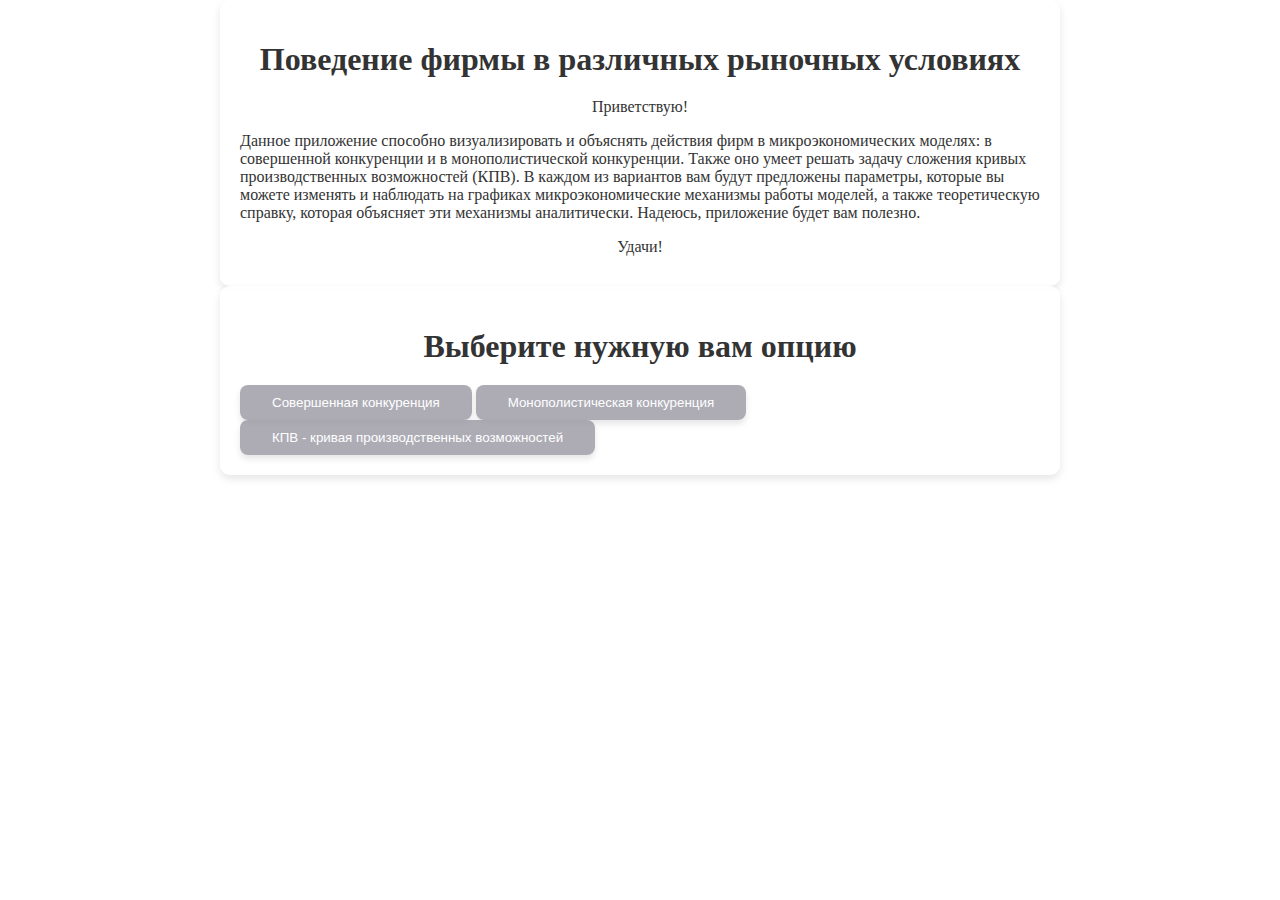
<file: index.html>
<!DOCTYPE html>
 <html>
 <head>
   <meta charset="UTF-8"> 
   <title>Стартовая страница </title> 
   <link rel="stylesheet" type="text/css" href="firms_behaviour_styles.css"> 
   <script type="module" src="application.js"></script>
</head> 
  <body>
    <div class="container">
    <h1>Поведение фирмы в различных рыночных условиях</h1> 
    <p style="text-align: center;"> Приветствую! </p> 
    <p> Данное приложение способно визуализировать и объяснять действия фирм в микроэкономических моделях: в совершенной конкуренции и в монополистической конкуренции. Также оно умеет решать задачу сложения кривых производственных возможностей (КПВ).
      В каждом из вариантов вам будут предложены параметры, которые вы можете изменять и наблюдать на графиках микроэкономические механизмы работы моделей, а также теоретическую справку, которая объясняет эти механизмы аналитически. Надеюсь, приложение будет вам полезно. </p> 
    <p style="text-align: center;">Удачи!</p>
    </div>

    <div class="background-image"></div>

    <div class="container">
    <h1>Выберите нужную вам опцию</h1>
    <button onclick="window.location.href='perfect_competition.html'">Совершенная конкуренция</button>
    <button onclick="window.location.href='monopoly.html'">Монополистическая конкуренция</button>
    <button onclick="window.location.href='ppf.html'">КПВ - кривая производственных возможностей</button>
    </div>

   <script>
    // JavaScript код
    function myFunction() {
      alert("В процессе разработки!");
    }
   </script>
  </body> 
</html>
</file>
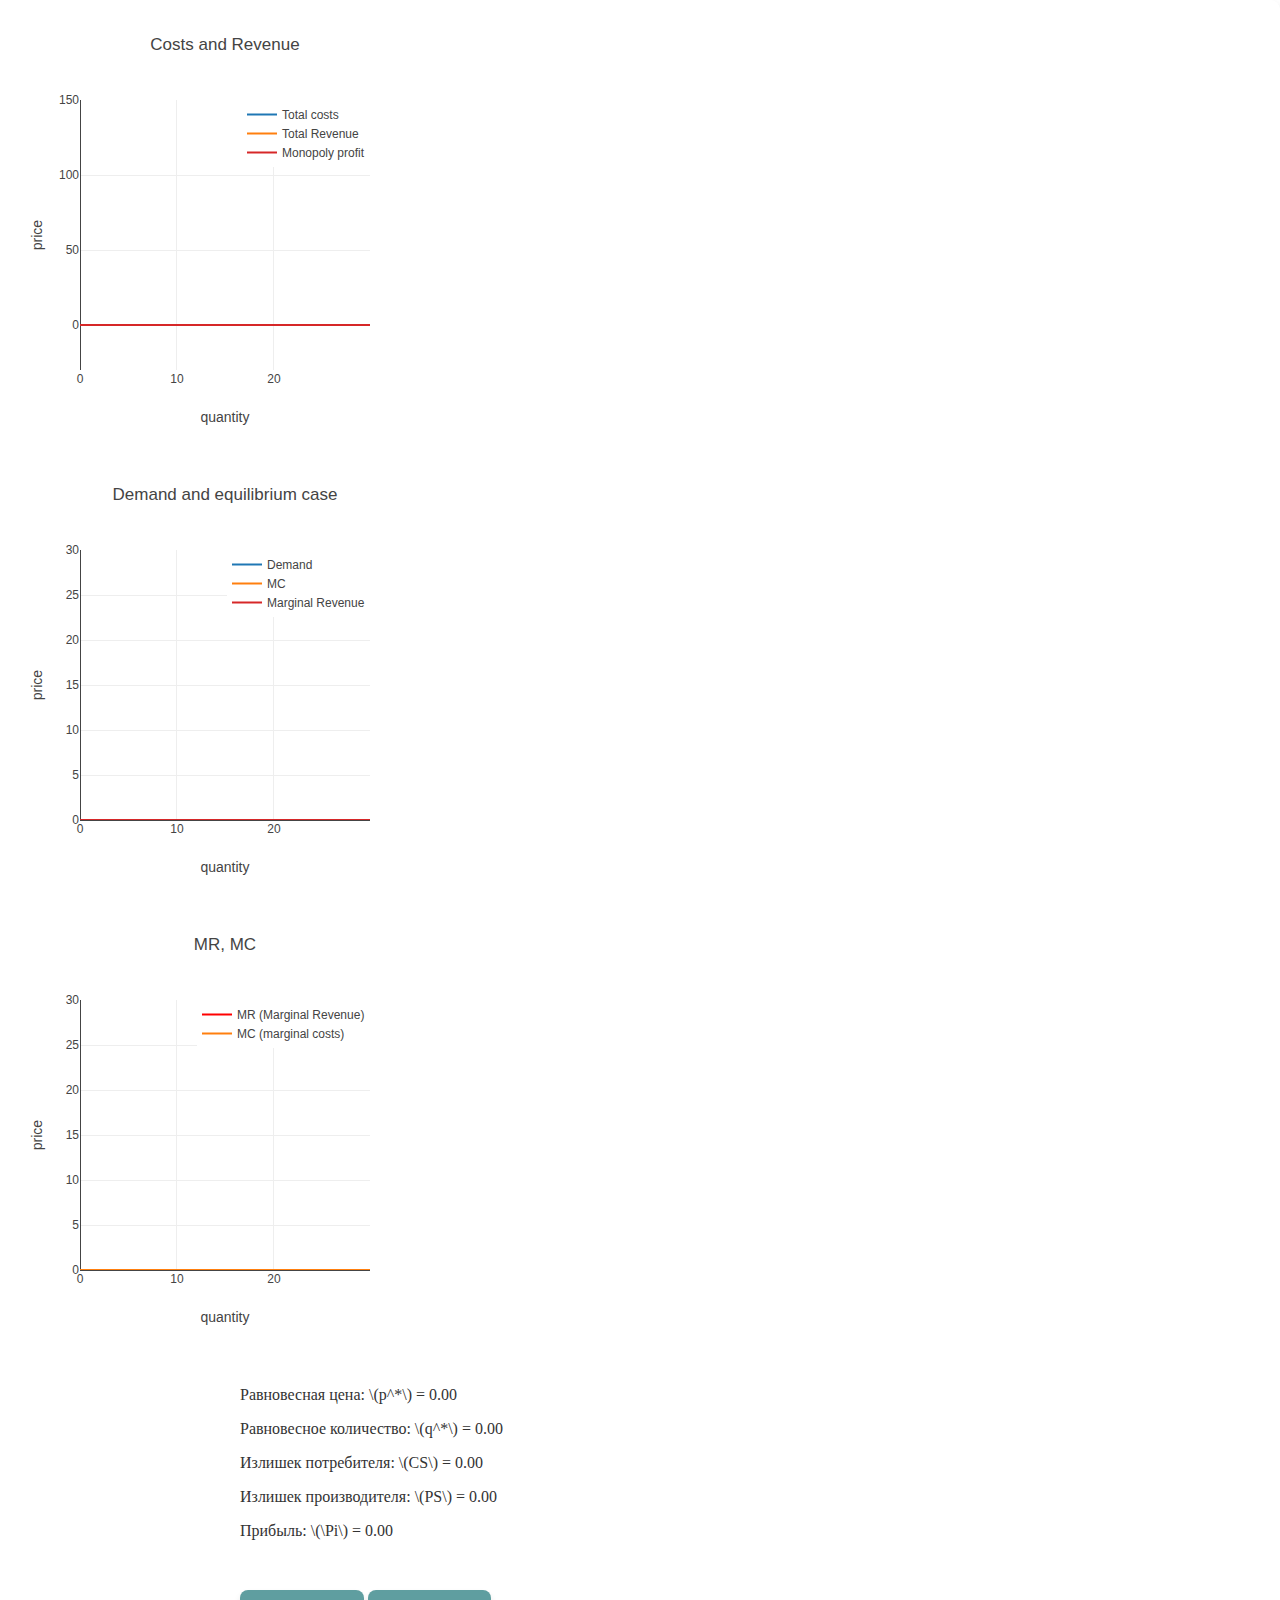
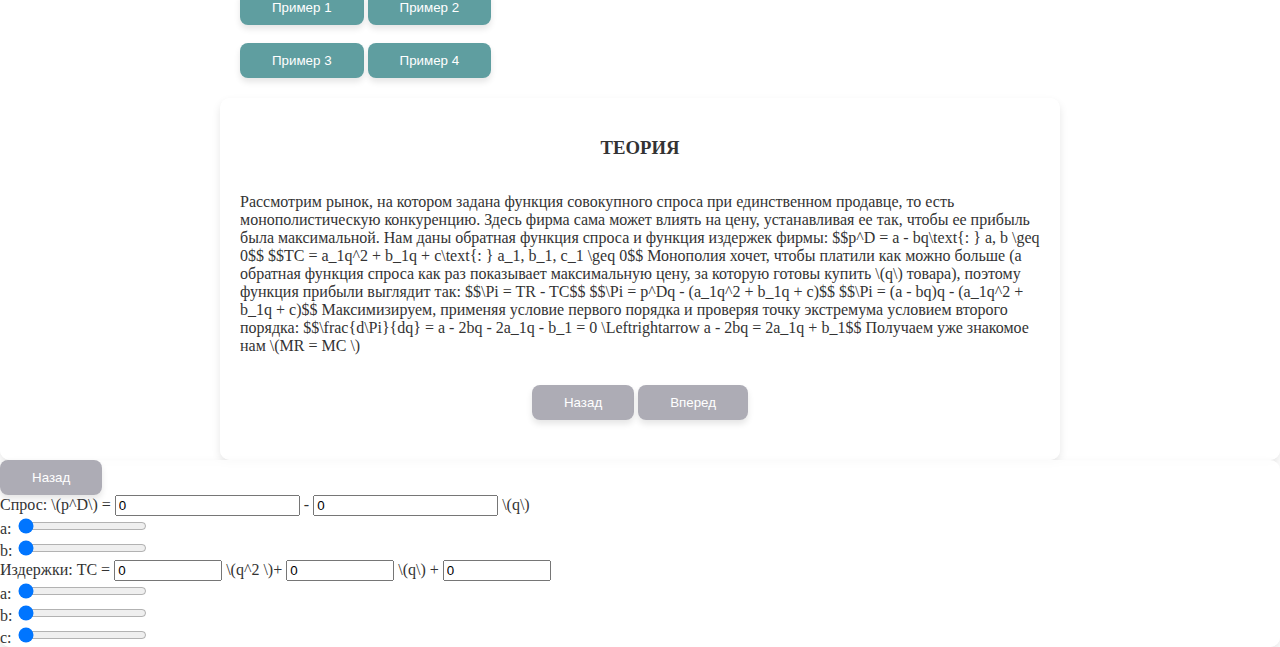
<file: monopoly.html>
<!DOCTYPE html>
<html lang="en">
<head>
    <meta charset="UTF-8">
    <meta name="viewport" content="width=device-width, initial-scale=1.0">
    <script type="text/javascript"
    src="http://cdn.mathjax.org/mathjax/latest/MathJax.js?config=TeX-AMS-MML_HTMLorMML">
    </script>
    <script src="https://cdn.plot.ly/plotly-latest.min.js"></script>
    <link rel="stylesheet" type="text/css" href="firms_behaviour_styles.css"> 
    <meta name="viewport" content="width=device-width, initial-scale=1">
     <!-- Bootstrap CSS -->
    <link href="https://cdn.jsdelivr.net/npm/bootstrap@5.0.2/dist/css/bootstrap.min.css" rel="stylesheet" integrity="sha384-EVSTQN3/azprG1Anm3QDgpJLIm9Nao0Yz1ztcQTwFspd3yD65VohhpuuCOmLASjC" crossorigin="anonymous">
    <title>Document</title>
</head>
<body>
    <div class="container-fluid"> 
        <div class="row">
            <div class="col-md-auto">
                <div class="container-fluid" style="border-color: white; box-shadow: none;">
                    <div class="row">
                        <div class="col-md-auto">
                            <div id="plot_m"></div>
                            <script src="application2.js"></script>
                        </div>
                        <div class="col-md-auto">
                            <div id="plot1_m"></div>
                            <script src="application2.js"></script>
                        </div>
                    </div>
                    <div class = "row">
                        <div class="col-md-auto">
                            <div id="plot2_m"></div>
                            <script src="application2.js"></script>
                        </div>
                        <div class="col-md-auto">
                            <div class = "container" style="border-color: white; box-shadow: none;">
                              <p style="font-family: Times New Roman">Равновесная цена: \(p^*\) = <span id="p_equilibrium"></span></p>
                              <p style="font-family: Times New Roman">Равновесное количество: \(q^*\) = <span id="q_equilibrium"></span></p>
                              <p style="font-family: Times New Roman">Излишек потребителя: \(CS\) = <span id="CS"></span></p>
                              <p style="font-family: Times New Roman">Излишек производителя: \(PS\) = <span id="PS"></span></p>
                              <p style="font-family: Times New Roman">Прибыль: \(\Pi\) = <span id="profit"></span></p>
                                <script src="application2.js"></script>
                            </div>
                            <div class = "container" style="border-color: white; box-shadow: none;">
                                <button id="example1m" style="border-radius: 8px; background-color: cadetblue;" >Пример 1</button>
                                <button id="example2m" style="border-radius: 8px; background-color: cadetblue;"> Пример 2</button>
                                <br>
                                <br>
                                <button id="example3m" style="border-radius: 8px; background-color: cadetblue;"> Пример 3</button>
                                <button id="example4m" style="border-radius: 8px; background-color: cadetblue;"> Пример 4</button>
                            </div>
                        </div>
                            
                    </div>
                </div>
            </div>
            <div class="col">
                    <div class = "container">
                        <div class = "row">
                            <div class = "col"><h3 style="text-align: center; font-family: Times New Roman">ТEОРИЯ</h3></div>
                        </div>
                        <div class = "row">
                        <div class="col">
                        <div id="text-container">
                            <div class="text-content" style="display: block; overflow: scroll;"> <p style="font-family: Times New Roman">Рассмотрим рынок, на котором задана функция совокупного спроса при единственном продавце, то есть монополистическую конкуренцию. Здесь фирма сама может влиять на цену, устанавливая ее так, чтобы ее прибыль была максимальной.
                                Нам даны обратная функция спроса и функция издержек фирмы: $$p^D = a - bq\text{: } a, b \geq 0$$ $$TC = a_1q^2 + b_1q + c\text{: } a_1, b_1, c_1 \geq 0$$ Монополия хочет, чтобы платили как можно больше (а обратная функция спроса как раз показывает максимальную цену, за которую готовы купить \(q\) товара), поэтому функция прибыли выглядит так:
                                $$\Pi = TR - TC$$
                                $$\Pi = p^Dq - (a_1q^2 + b_1q + c)$$
                                $$\Pi = (a - bq)q - (a_1q^2 + b_1q + c)$$
                                Максимизируем, применяя условие первого порядка и проверяя точку экстремума условием второго порядка:
                                $$\frac{d\Pi}{dq} = a - 2bq - 2a_1q - b_1 = 0 \Leftrightarrow a - 2bq = 2a_1q + b_1$$
                                Получаем уже знакомое нам \(MR = MC \)
                            </p></div>
                            <div class="text-content" style="display: none;"><p style="font-family: Times New Roman">Проверяем условие второго порядка:
                                $$\frac{d\Pi}{d^2q} = \frac{d}{dq}(MR - MC) = -2b - 2a_1 \leq 0$$ Таким образом, мы действительно нашли максимум. Тогда условие равенства \(MR\) и \(MC\) определит равновесное количество \( q^* \), а для нахождения равновесной цены необходимо найти \(p^D(q^*)\) <br> Стоит заметить, что у монополи
                            не существует функции предложения, так как она четко и точечно выбирает какое количество товара ей продавать. <br> Правила расчета CS и PS аналогичны совершенной конкуренции. Очевидно, что так как цена будет выше равновесной при совершенной, то излишек потребителя заметно сократится и общество потеряет потенциальный выигрыш из-за рычага монополии. <br>
                        Наконец, на левом верхнем графике можно увидеть, что \(q^*\) пересекает функцию прибыли монополии в точке максимума и показывает наибольшую разность между выручкой и издержками.</p></div>
                        </div>
                        </div>
                        </div>
                        <div class = "row">
                        <div class="col">
                        <div class="container" style="text-align: center; border-color: white; box-shadow: none;">
                            <button id="prev" style="border-radius: 8px" >Назад</button>
                            <button id="next" style="border-radius: 8px"> Вперед</button>
                        </div>
                        </div>
                        </div>
                        <script src="theory.js"></script>
                    </div>
            </div>
        </div>
    </div>
    <div class="container-fluid">
        <div class="row">
            <div class="col-md-auto">
                <button onclick="window.location.href='index.html'" style="border-radius: 8px">Назад</button>
            </div>
            <div class="col">
                    Спрос: \(p^D\) = <input id="a-input" type="number" value="0" step="0.1"> - <input id="b-input" type="number" value="0" step="0.1"> \(q\) <br>
                    <label for="a-slider">a: </label>
                        <input type="range" id="a-slider" min="0" max="30" value="0" step="0.1"><span id="a-value"></span><br>
                    <label for="b-slider">b: </label>
                        <input type="range" id="b-slider" min="0" max="30" value="0" step="0.1"><span id="b-value"></span>        
            </div>
            <div class="col">
                Издержки: TC = <input id="a1-input" type="number" value="0" step="0.1" style="width: 100px;"> \(q^2 \)+ <input id="b1-input" type="number" value="0" step="0.1" style="width: 100px;"> \(q\) + <input id="c1-input" type="number" value="0" step="0.1" style="width: 100px;"> <br>
                <label for="a1-slider">a: </label>
                        <input type="range" id="a1-slider" min="0" max="30" value="0" step="0.1"><span id="a1-value"></span><br>
                        <label for="b1-slider">b: </label>
                        <input type="range" id="b1-slider" min="0" max="30" value="0" step="0.1"><span id="b1-value"></span><br>
                        <label for="с1-slider">с: </label>
                        <input type="range" id="c1-slider" min="0" max="30" value="0" step="0.1"><span id="c1-value"></span>
            </div>
    </div>
</body>
</htm>
</file>
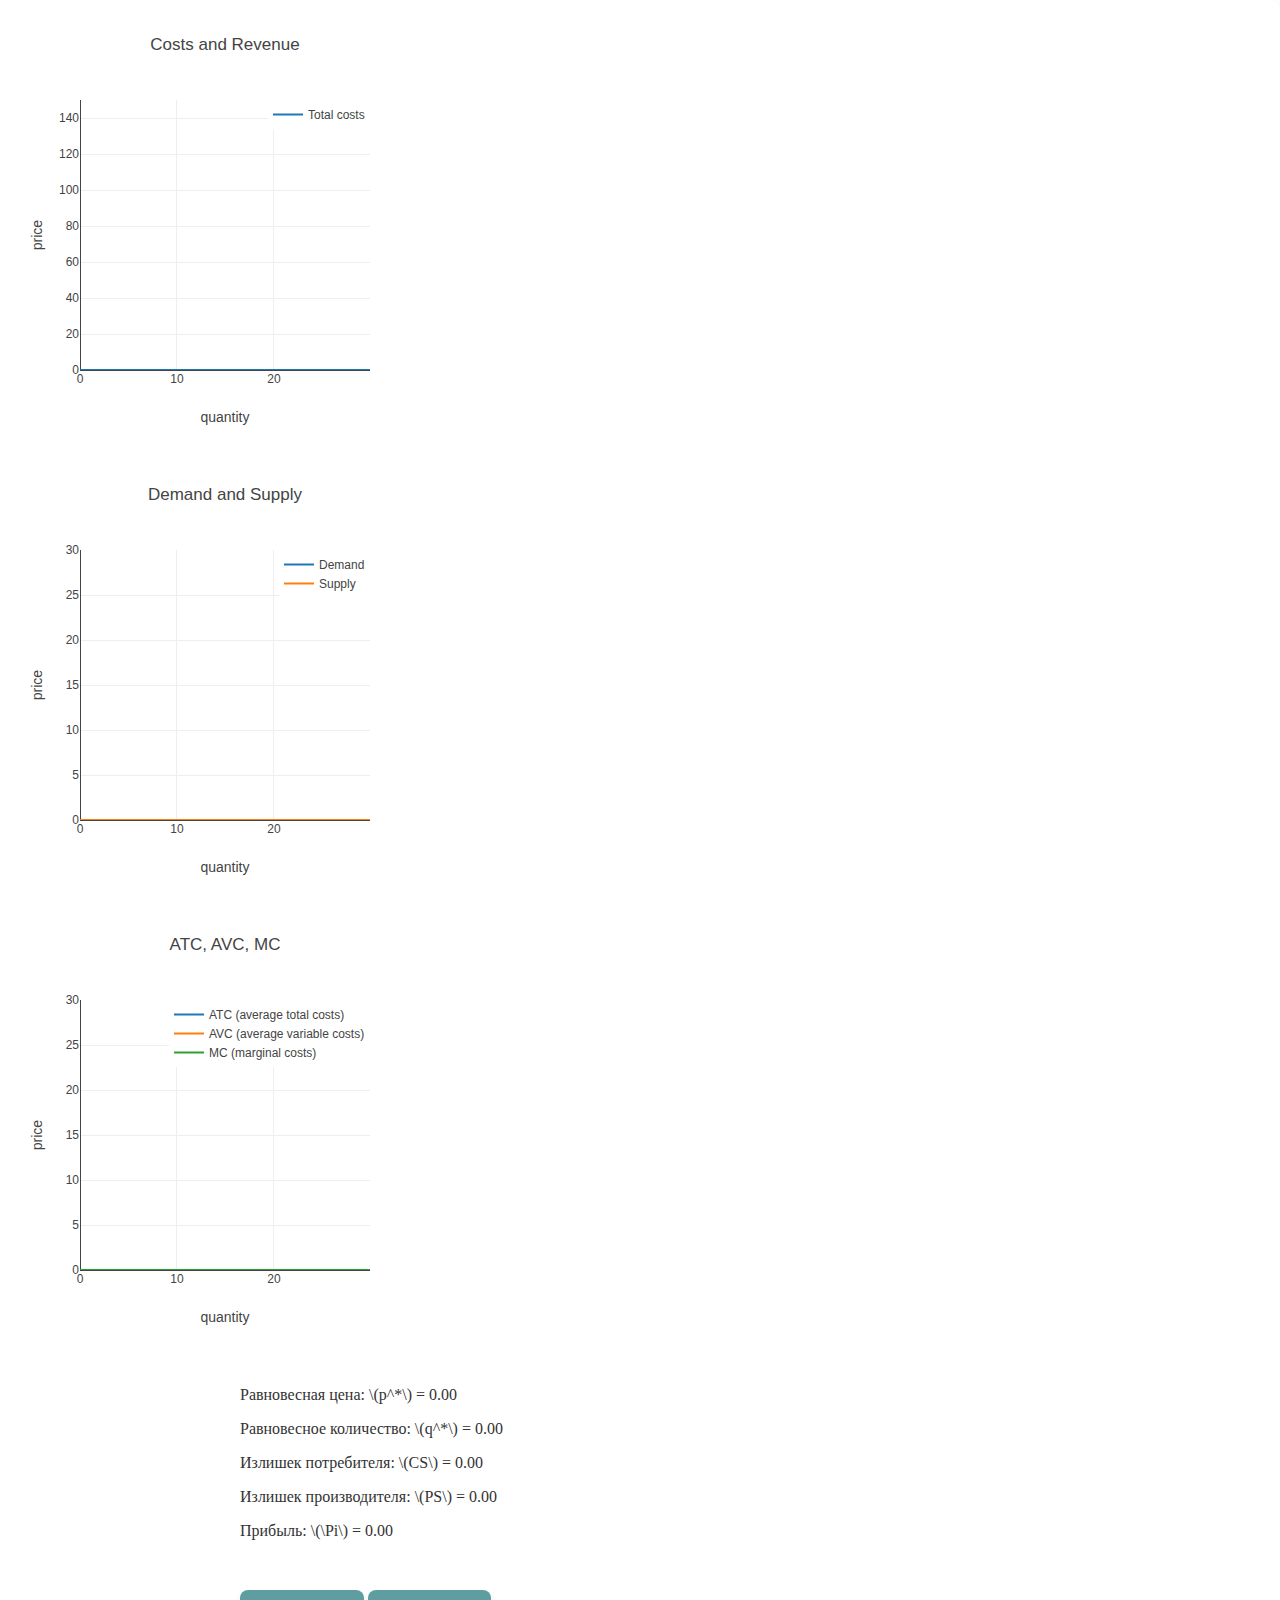
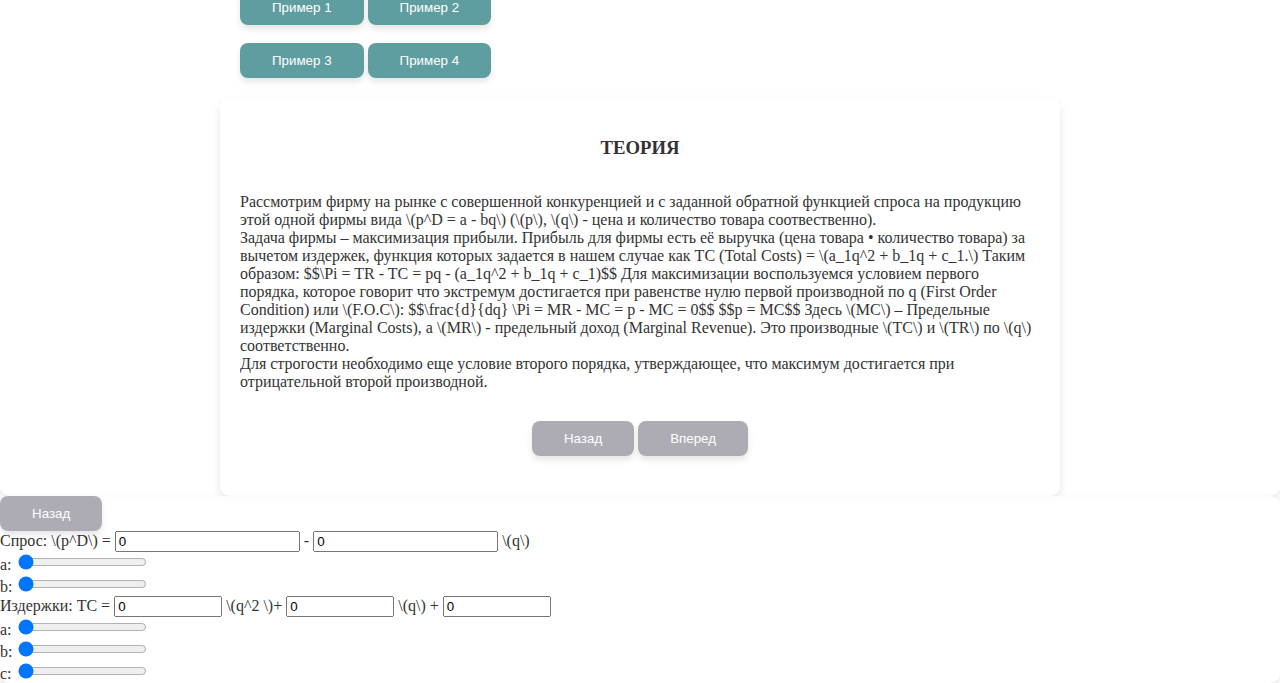
<file: perfect_competition.html>
<!DOCTYPE html>
<html lang="en">
<head>
    <meta charset="UTF-8">
    <meta name="viewport" content="width=device-width, initial-scale=1.0">
    <script type="text/javascript"
    src="http://cdn.mathjax.org/mathjax/latest/MathJax.js?config=TeX-AMS-MML_HTMLorMML">
    </script>
    <script src="https://cdn.plot.ly/plotly-latest.min.js"></script>
    <link rel="stylesheet" type="text/css" href="firms_behaviour_styles.css"> 
    <meta name="viewport" content="width=device-width, initial-scale=1">
     <!-- Bootstrap CSS -->
    <link href="https://cdn.jsdelivr.net/npm/bootstrap@5.0.2/dist/css/bootstrap.min.css" rel="stylesheet" integrity="sha384-EVSTQN3/azprG1Anm3QDgpJLIm9Nao0Yz1ztcQTwFspd3yD65VohhpuuCOmLASjC" crossorigin="anonymous">
    <title>Document</title>
</head>
<body>
    <div class="container-fluid"> 
        <div class="row">
            <div class="col-md-auto">
                <div class="container-fluid" style="border-color: white; box-shadow: none;">
                    <div class="row">
                        <div class="col-md-auto">
                            <div id="plot"></div>
                            <script src="application1.js"></script>
                        </div>
                        <div class="col-md-auto">
                            <div id="plot1"></div>
                            <script src="application1.js"></script>
                        </div>
                    </div>
                    <div class = "row">
                        <div class="col-md-auto">
                            <div id="plot2"></div>
                            <script src="application1.js"></script>
                        </div>
                        <div class="col-md-auto">
                            <div class = "container" style="border-color: white; box-shadow: none;">
                                <p style="font-family: Times New Roman">Равновесная цена: \(p^*\) = <span id="p_equilibrium"></span></p>
                                <p style="font-family: Times New Roman">Равновесное количество: \(q^*\) = <span id="q_equilibrium"></span></p>
                                <p style="font-family: Times New Roman">Излишек потребителя: \(CS\) = <span id="CS"></span></p>
                                <p style="font-family: Times New Roman">Излишек производителя: \(PS\) = <span id="PS"></span></p>
                                <p style="font-family: Times New Roman">Прибыль: \(\Pi\) = <span id="profit"></span></p>
                                <script src="application1.js"></script>
                            </div>
                            <div class = "container" style="border-color: white; box-shadow: none;">
                                <button id="example1" style="border-radius: 8px; background-color: cadetblue;" >Пример 1</button>
                                <button id="example2" style="border-radius: 8px; background-color: cadetblue;"> Пример 2</button>
                                <br>
                                <br>
                                <button id="example3" style="border-radius: 8px; background-color: cadetblue;"> Пример 3</button>
                                <button id="example4" style="border-radius: 8px; background-color: cadetblue;"> Пример 4</button>
                            </div>
                        </div>
                            
                    </div>
                </div>
            </div>
            <div class="col">
                    <div class = "container">
                        <div class = "row">
                            <div class = "col"><h3 style="text-align: center; font-family: Times New Roman">ТEОРИЯ</h3></div>
                        </div>
                        <div class = "row">
                        <div class="col">
                        <div id="text-container">
                            <div class="text-content" style="display: block; overflow: scroll;"> <p style="font-family: Times New Roman">Рассмотрим фирму на рынке с совершенной конкуренцией и с заданной обратной функцией спроса на продукцию этой одной фирмы вида  \(p^D = a - bq\) (\(p\), \(q\) - цена и количество товара соотвественно). <br>
                                Задача фирмы – максимизация прибыли. Прибыль для фирмы есть её выручка (цена товара • количество товара) за вычетом издержек, функция которых задается в нашем случае как TC (Total Costs) = \(a_1q^2 + b_1q + c_1.\) Таким образом: $$\Pi = TR - TC = pq - (a_1q^2 + b_1q + c_1)$$
                                Для максимизации воспользуемся условием первого порядка, которое говорит что экстремум достигается при равенстве нулю первой производной по q (First Order Condition) или \(F.O.C\): $$\frac{d}{dq} \Pi = MR - MC = p - MC = 0$$ $$p = MC$$ Здесь \(MC\) – Предельные издержки (Marginal Costs), а \(MR\) - предельный доход (Marginal Revenue). 
                                Это производные \(TC\) и \(TR\) по \(q\) соответственно. <br> Для строгости необходимо еще условие второго порядка, утверждающее, что максимум достигается при отрицательной второй производной.</p></div>
                            <div class="text-content" style="display: none;"><p style="font-family: Times New Roman">В нашем случае параметр \(a_1\) принимает только неотрицательные значения, поэтому: $$\frac{d}{dq}(MR - MC) = \frac{d}{dq} (-2a_1q) = -2a_1 \leq 0 $$ Также необходимо учитывать цену закрытия (Shutdown price), которая показывает минимальную цену, при которой фирма будет что-то производить.
                                Фактически эта такая цена, что при ценах ниже нее фиксированные издержки (мы находимся в краткосрочном периоде) меньше чем общие издержки при производстве. Это условие соответствует: \(P >= \min(AVC)\), в нашем случае (квадратичная функция издержек) \(\min(AVC) = \min(MC) = b \), поэтому функция предложения не модифицируется. Таким образом \(p = MC \) есть функция предложения фирмы.
                                Пересекая функции совокупного спроса и предложения получаем равновесную цену и равновесное количество на рынке продукции текущей фирмы в модели совершенной конкуренции. <br> Излишек производителя (PS) есть его прибыль без учета фиксированных издержек, излишек потребителя же (CS) это "выигрыш" покупателей, то есть сумма разностей величины обратного спроса и равновесной цены в каждой точке \(q\) до \(q^*\).
                                Иначе говоря это площадь (в нашем случае прямоугольного) треугольника с высотой \(a - p^* \) и шириной \(q^*\), где \(a\) - свободный коэффициент функции спроса.
                            </p></div>
                            <div class="text-content" style="display: none;"><p style="font-family: Times New Roman">Графики отображают механизм максимизации прибыли фирмами, как видно на левом нижнем и верхнем графиках, равновесное количество \(q^*\) (пунктирная линия), которое находится на персечении \(MC\) и \(p\) как раз составляет максимальную разницу между Total Revenue и Total Costs.</p></div>
                        </div>
                        </div>
                        </div>
                        <div class = "row">
                        <div class="col">
                        <div class="container" style="text-align: center; border-color: white; box-shadow: none;">
                            <button id="prev" style="border-radius: 8px" >Назад</button>
                            <button id="next" style="border-radius: 8px"> Вперед</button>
                        </div>
                        </div>
                        </div>
                        <script src="theory.js"></script>
                    </div>
            </div>
        </div>
    </div>
    <div class="container-fluid">
        <div class="row">
            <div class="col-md-auto">
                <button onclick="window.location.href='index.html'" style="border-radius: 8px">Назад</button>
            </div>
            <div class="col">
                    Спрос: \(p^D\) = <input id="a-input" type="number" value="0" step="0.1"> - <input id="b-input" type="number" value="0" step="0.1"> \(q\) <br>
                    <label for="a-slider">a: </label>
                        <input type="range" id="a-slider" min="0" max="30" value="0" step="0.1"><span id="a-value"></span><br>
                    <label for="b-slider">b: </label>
                        <input type="range" id="b-slider" min="0" max="30" value="0" step="0.1"><span id="b-value"></span>        
            </div>
            <div class="col">
                Издержки: TC = <input id="a1-input" type="number" value="0" step="0.1" style="width: 100px;"> \(q^2 \)+ <input id="b1-input" type="number" value="0" step="0.1" style="width: 100px;"> \(q\) + <input id="c1-input" type="number" value="0" step="0.1" style="width: 100px;"> <br>
                <label for="a1-slider">a: </label>
                        <input type="range" id="a1-slider" min="0" max="30" value="0" step="0.1"><span id="a1-value"></span><br>
                        <label for="b1-slider">b: </label>
                        <input type="range" id="b1-slider" min="0" max="30" value="0" step="0.1"><span id="b1-value"></span><br>
                        <label for="с1-slider">с: </label>
                        <input type="range" id="c1-slider" min="0" max="30" value="0" step="0.1"><span id="c1-value"></span>
            </div>
    </div>
</body>
</htm>
</file>
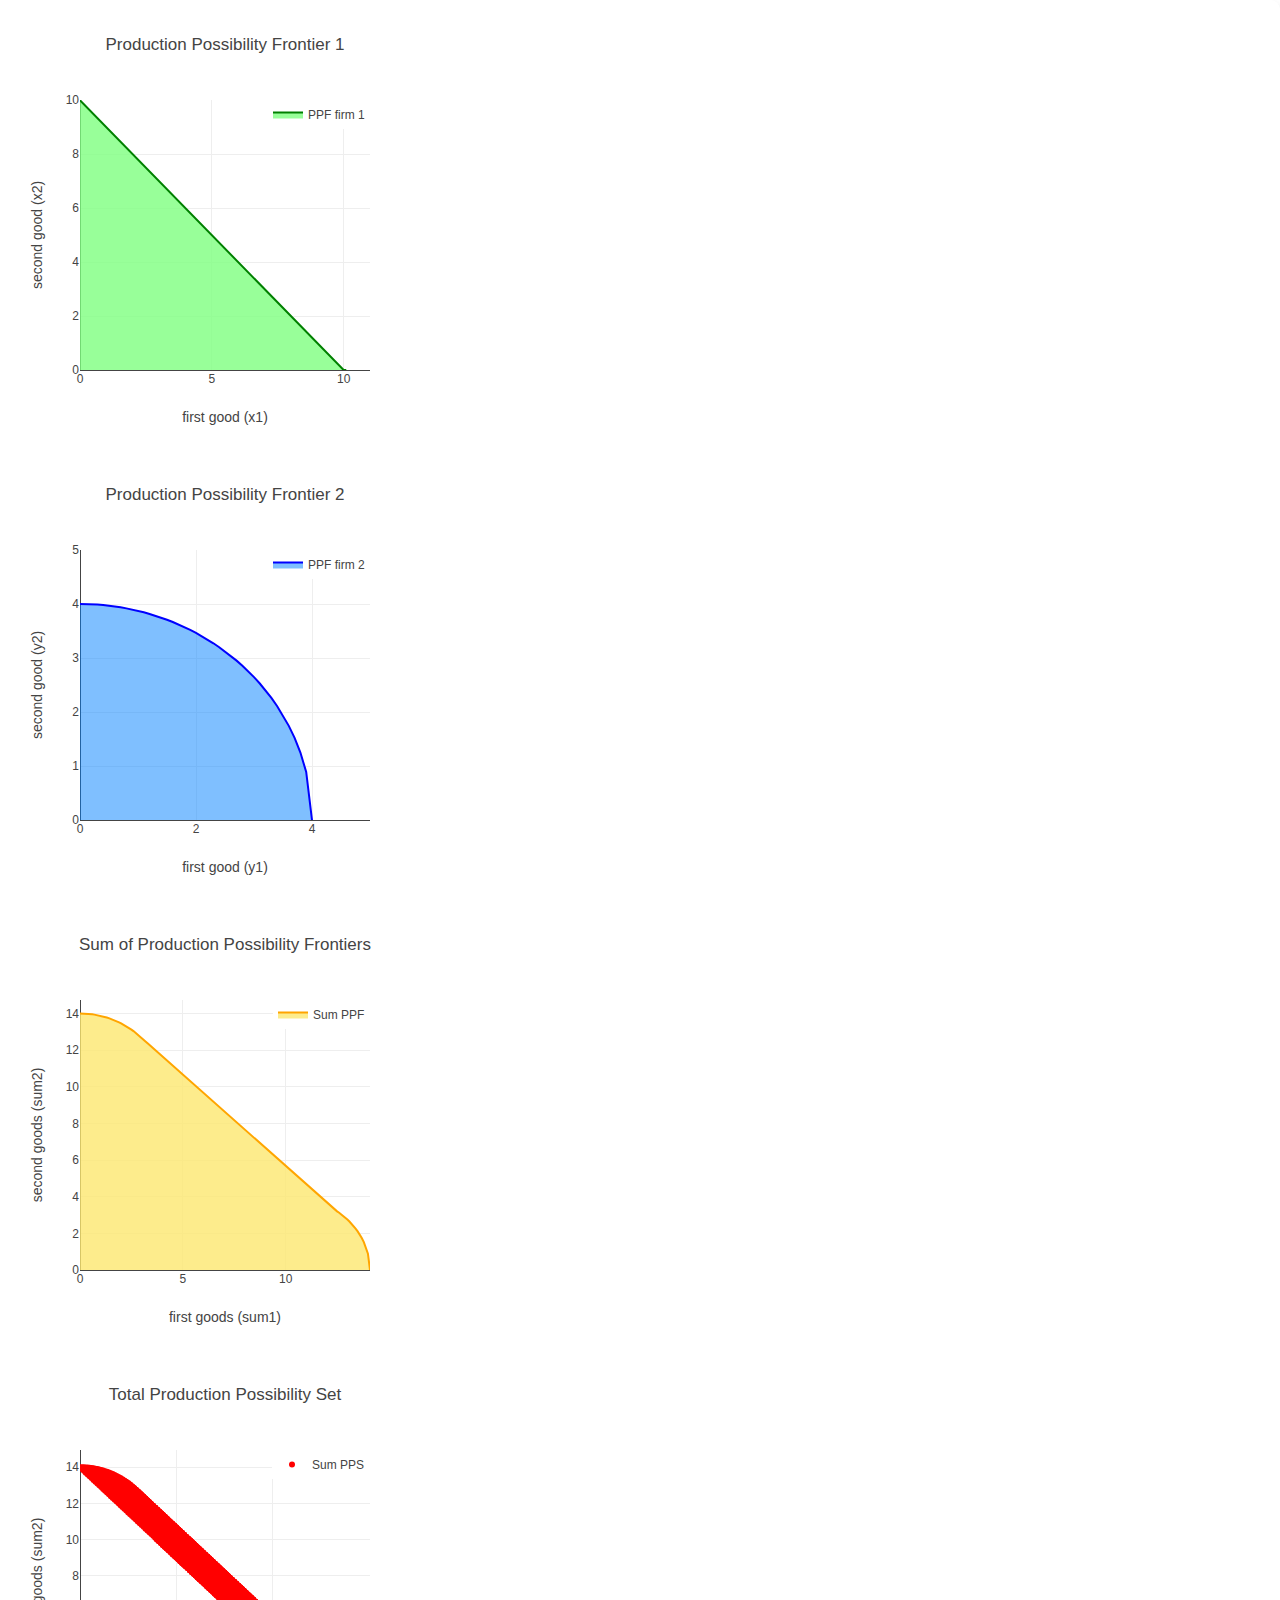
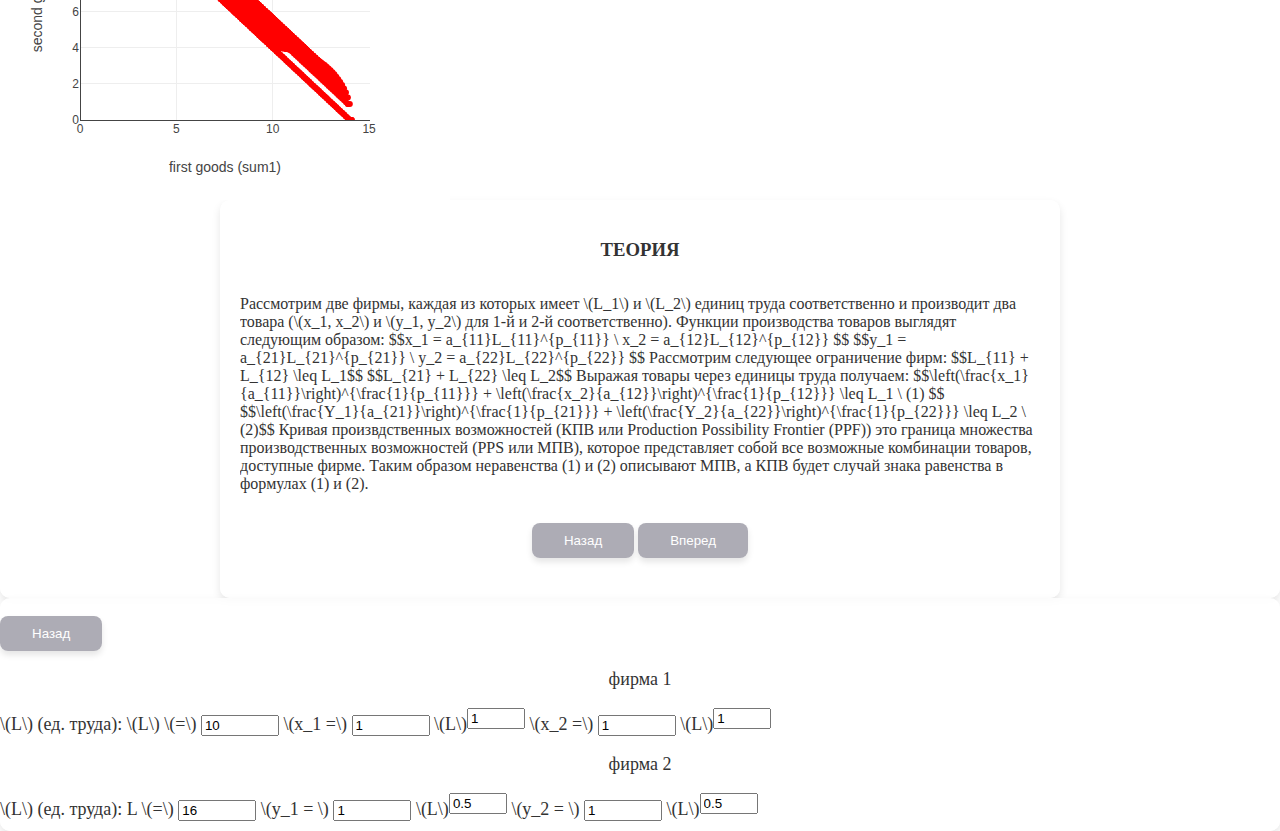
<file: ppf.html>
<!DOCTYPE html>
<html lang="en">
<head>
    <meta charset="UTF-8">
    <meta name="viewport" content="width=device-width, initial-scale=1.0">
    <script type="text/javascript"
    src="https://cdn.mathjax.org/mathjax/latest/MathJax.js?config=TeX-AMS-MML_HTMLorMML">
    </script>
    <script src="https://cdn.plot.ly/plotly-latest.min.js"></script>
    <link rel="stylesheet" type="text/css" href="firms_behaviour_styles.css"> 
    <meta name="viewport" content="width=device-width, initial-scale=1">
     <!-- Bootstrap CSS -->
    <link href="https://cdn.jsdelivr.net/npm/bootstrap@5.0.2/dist/css/bootstrap.min.css" rel="stylesheet" integrity="sha384-EVSTQN3/azprG1Anm3QDgpJLIm9Nao0Yz1ztcQTwFspd3yD65VohhpuuCOmLASjC" crossorigin="anonymous">
    <title>Document</title>
</head>
<body>
    <div class="container-fluid"> 
        <div class="row">
            <div class="col-md-auto"> 
                <div class="container-fluid" style="border-color: white; box-shadow: none;">
                    <div class="row">
                      <div class="col-md-auto"> 
                            <div id="plot_ppf1"></div>
                            <script src="application3.js"></script>
                      </div>
                    </div>
                    <div class = "row">
                      <div class = "col-md-auto">

                        <div id="plot_ppf2"></div>
                        <script src="application3.js"></script>

                      </div>
                    </div>
                </div>
            </div>
            <div class="col">
              <div class="container-fluid" style="border-color: white; box-shadow: none;">
                <div class = "row">
                  <div class = "col-md-auto">

                    <div id="plot_sum_ppf"></div>
                    <script src="application3.js"></script>

                  </div>
                  <div class = "col-md-auto">

                    <div id="plot_sum_pps"></div>
                    <script src="application3.js"></script>

                  </div>
                </div>
              </div>
            </div>
            <div class="col">
                    <div class = "container">
                        <div class = "row">
                            <div class = "col"><h3 style="text-align: center; font-family: Times New Roman">ТEОРИЯ</h3></div>
                        </div>
                        <div class = "row">
                          <div class="col">
                            <div id="text-container">
                              <div class="text-content" style="display: block; overflow: scroll;"> <p style="font-family: Times New Roman">Рассмотрим две фирмы, каждая из которых имеет \(L_1\) и \(L_2\) единиц труда соответственно и производит два товара (\(x_1, x_2\) и \(y_1, y_2\) для 1-й и 2-й соответственно).
                                Функции производства товаров выглядят следующим образом: $$x_1 = a_{11}L_{11}^{p_{11}} \ x_2 = a_{12}L_{12}^{p_{12}} $$
                                $$y_1 = a_{21}L_{21}^{p_{21}} \ y_2 = a_{22}L_{22}^{p_{22}} $$
                                Рассмотрим следующее ограничение фирм:
                                $$L_{11} + L_{12} \leq L_1$$
                                $$L_{21} + L_{22} \leq L_2$$
                                Выражая товары через единицы труда получаем:
                                $$\left(\frac{x_1}{a_{11}}\right)^{\frac{1}{p_{11}}} + \left(\frac{x_2}{a_{12}}\right)^{\frac{1}{p_{12}}} \leq L_1 \ (1) $$
                                $$\left(\frac{Y_1}{a_{21}}\right)^{\frac{1}{p_{21}}} + \left(\frac{Y_2}{a_{22}}\right)^{\frac{1}{p_{22}}} \leq L_2 \ (2)$$
                                Кривая произвдственных возможностей (КПВ или Production Possibility Frontier (PPF)) это граница множества производственных возможностей (PPS или МПВ), которое представляет собой все возможные комбинации товаров, доступные фирме.
                                Таким образом неравенства (1) и (2) описывают МПВ, а КПВ будет случай знака равенства в формулах (1) и (2).
                              </p></div>
                              <div class="text-content" style="display: none;"><p style="font-family: Times New Roman">Графики КПВ строятся в координатах двух товаров, которые производят фирмы. Мы получаем своеобразное "бюджетное ограничение". 
                                Заметим важное свойство КПВ: это убывающий график от точки \((0, \max(x_2))\) до \((\max(x_1), 0)\) (для второй фирмы \(y_2, y_1) \) соответственно, так как при увеличении производства первого товара, необходимо сократить производство второго товара. <br> 
                                Это свойство связано с альтернативными издержками: "сколько единиц второго товара 2 мы можем получить, отказавшись от одного товара 1". <br>
                                <br>
                                Пусть мы знаем производственные возможности обеих фирм и хотим узнать совокупные производственные возможности. Необходимо выполнить операцию сложения КПВ, которая по сути является оптимизационной задачей, так как нам нужно выбрать 
                                какой товар и в каком количестве мы должно производить на каждой КПВ, чтобы эффективно использовать эти производственные возможности. Для этого воспользуемся векторным сложением: просуммируем все точки \((x_1, x_2)\) со всеми точками \((y_1, y_2)\).
                                Множество получившихся точек будут нам доступны, они составляют совокупное множество производственных возможностей обеих фирм.
                              </p></div>
                              <div class="text-content" style="display: none;"><p style="font-family: Times New Roman"> Чтобы выделить PPF, просто пройдемся по всем точкам во множестве $$ sum_1 = \underset{0 \leq i \leq \max(x_1) \ 0 \leq j \leq \max(y_1)}{\{(i + j)\}} $$ и возьмем максимум соответствующим сумм вторых товаров
                                $$sum_2(sum_1) = \underset{i + j = sum_1 0 \leq i \leq \max(x_1) \ 0 \leq j \leq \max(y_1)}{\max(\{x_2(i) + y_2(j)\})}$$ Таким образом, на графике "Sum of Prodcution Possibility Frontiers" визуализован результат такого метода сложения КПВ.</p></div>
                            </div>
                          </div>
                        </div>
                        <div class = "row">
                          <div class="col">
                            <div class="container" style="text-align: center; border-color: white; box-shadow: none;">
                              <button id="prev" style="border-radius: 8px" >Назад</button>
                              <button id="next" style="border-radius: 8px"> Вперед</button>
                            </div>
                          </div>
                        </div>
                        <script src="theory.js"></script>
                    </div>
                    
              </div>
          </div>
      </div>
    <div class="container-fluid">
        <div class="row">
            <div class="col-md-auto">
              <br>
                <button onclick="window.location.href='index.html'" style="border-radius: 8px">Назад</button>
            </div>
            <div class="col">
                      <p style="text-align: center; font-size: large;">фирма 1</p>
                      <p style="font-size: large;">\(L\) (ед. труда): \(L\) \(=\) <input id="L1-input" type="number" value="10" style="width: 70px;" step="1"> \(x_1 =\) <input id="a1-input" type="number" value="1" style="width: 70px;" step="0.1"> \(L\)<sup><input id="pow-a1-input" type="number" value="1" style="width: 50px;" step="0.1"></sup>
                      \(x_2 =\) <input id="b1-input" type="number" value="1" style="width: 70px;" step="0.1"> \(L\)<sup><input id="pow-b1-input" type="number" value="1" style="width: 50px;" step="0.1"></sup></p>   
            </div>
            <div class="col">
              <p style="text-align: center; font-size: large;">фирма 2</p>
              <p style="font-size: large;">\(L\) (ед. труда): L \(=\) <input id="L2-input" type="number" value="16" style="width: 70px; " step="1">  \(y_1 = \) <input id="a2-input" type="number" value="1" style="width: 70px;" step="0.1"> \(L\)<sup><input id="pow-a2-input" type="number" value="0.5" style="width: 50px;" step="0.1"></sup>
              \(y_2 = \) <input id="b2-input" type="number" value="1" style="width: 70px;" step="0.1"> \(L\)<sup><input id="pow-b2-input" type="number" value="0.5" style="width: 50px;" step="0.1"></sup></p> 
            </div>
        </div>
    </div>
</body>
</htm>
</file>
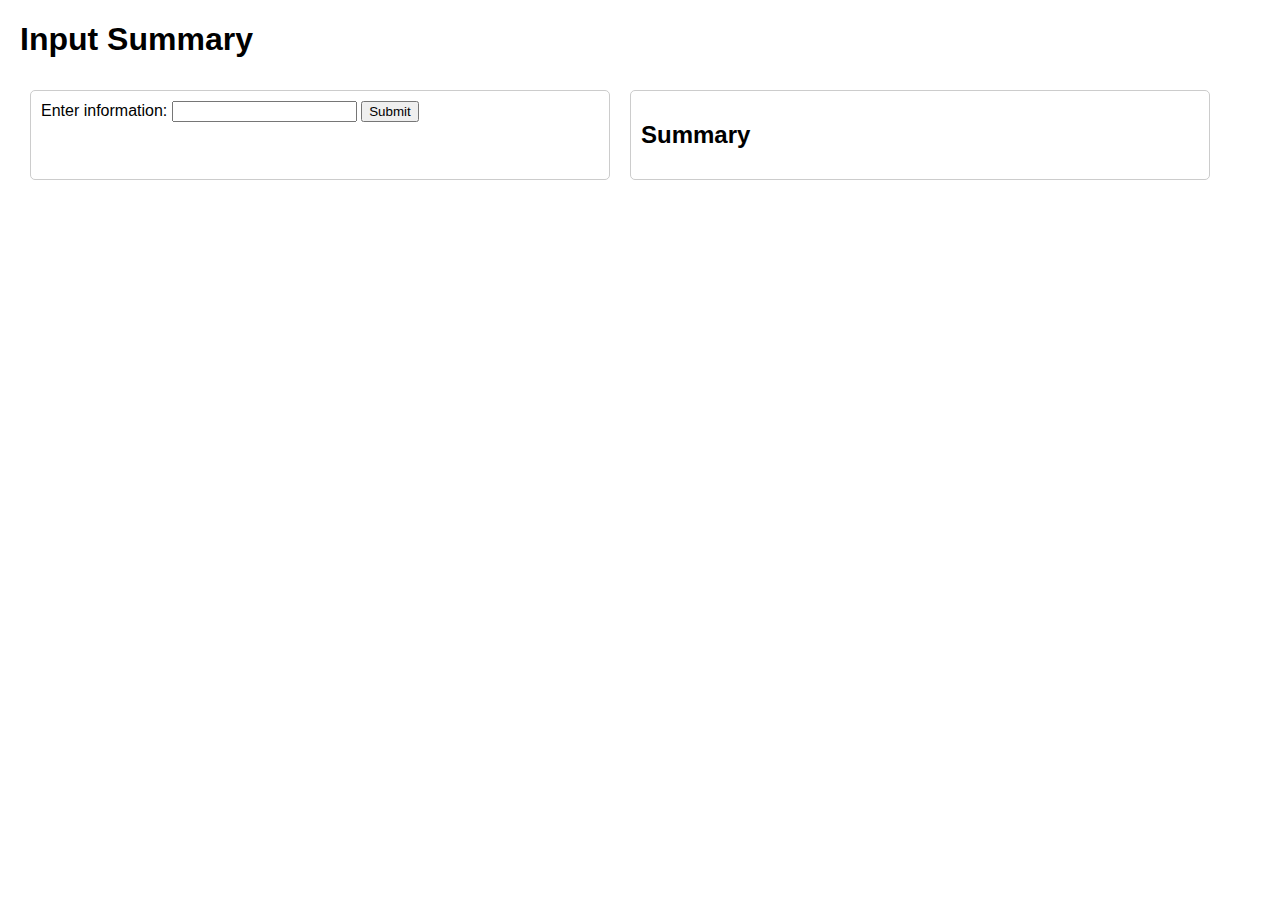
<file: test.html>
<!DOCTYPE html>
<html lang="en">
<head>
    <meta charset="UTF-8">
    <meta name="viewport" content="width=device-width, initial-scale=1.0">
    <title>Input Summary</title>
    <style>
        body {
            font-family: Arial, sans-serif;
            margin: 20px;
        }
        .container {
            display: flex;
        }
        .input-container, .summary-container {
            margin: 10px;
            padding: 10px;
            border: 1px solid #ccc;
            border-radius: 5px;
            width: 45%;
        }
        .summary-container {
            overflow-y: auto;
            max-height: 400px;
        }
        .summary-item {
            display: flex;
            justify-content: space-between;
            align-items: center;
            margin: 5px 0;
            padding: 5px;
            border: 1px solid #ddd;
            border-radius: 3px;
        }
        .summary-item button {
            margin-left: 10px;
            padding: 3px 6px;
        }
    </style>
</head>
<body>
    <h1>Input Summary</h1>
    <div class="container">
        <div class="input-container">
            <label for="userInput">Enter information:</label>
            <input type="text" id="userInput" name="userInput">
            <button id="submitButton">Submit</button>
        </div>
        <div class="summary-container" id="summaryContainer">
            <h2>Summary</h2>
            <div id="summaryList"></div>
        </div>
    </div>

    <script>
        document.getElementById('submitButton').addEventListener('click', function() {
            const userInput = document.getElementById('userInput').value;
            if (userInput.trim() !== "") {
                addSummaryItem(userInput);
                document.getElementById('userInput').value = '';
            }
        });

        function addSummaryItem(text) {
            const summaryList = document.getElementById('summaryList');
            const summaryItem = document.createElement('div');
            summaryItem.className = 'summary-item';
            
            const itemText = document.createElement('span');
            itemText.textContent = text;
            summaryItem.appendChild(itemText);
            
            const removeButton = document.createElement('button');
            removeButton.textContent = 'Remove';
            removeButton.addEventListener('click', function() {
                summaryList.removeChild(summaryItem);
            });
            summaryItem.appendChild(removeButton);
            
            summaryList.appendChild(summaryItem);
        }
    </script>
</body>
</html>
</file>
<file: firms_behaviour_styles.css>
body {
  font-family: 'Times New Roman', serif;
  background:
    url('https://sun9-14.userapi.com/impg/iVKXr8bNqzesqrS91HNOgTKnQkEPZuW2xLjHTg/IxJHuOhO4K4.jpg?size=716x541&quality=96&sign=de8f75d1b1043c2dadb9805f2da88a39&type=album'); /* Economics-related background image */
  background-size: cover;
  background-position: center;
  color: #333;
  margin: 0;
  padding: 0;
  min-height: 100vh;
  display: flex;
  flex-direction: column;
}

.container-fluid {
  background-color: rgba(255, 255, 255, 0.9); 
  border-radius: 10px; 
  box-shadow: 0 4px 8px rgba(0, 0, 0, 0.1); 
}

  .container {
    max-width: 800px;
    margin: 0 auto;
    padding: 20px;
    background-color: rgba(255, 255, 255, 0.9);
    border-radius: 10px; 
    box-shadow: 0 4px 8px rgba(0, 0, 0, 0.1); 
  }
  
  h1 {
    text-align: center;
    margin-bottom: 20px;
  }
  
  p {
    margin-bottom: 10px;
  }
  
  button {
    padding: 10px 32px;
    background-color: #9795a1c8;
    color: #fff;
    border: none;
    cursor: pointer;
    border-radius: 8px; 
    box-shadow: 0 4px 6px rgba(0, 0, 0, 0.1); 
    transition: background-color 0.3s ease, box-shadow 0.3s ease; 
}

button:hover {
    background-color: #5c5c5dc8;
    box-shadow: 0 6px 8px rgba(0, 0, 0, 0.15); 
}
</file>
